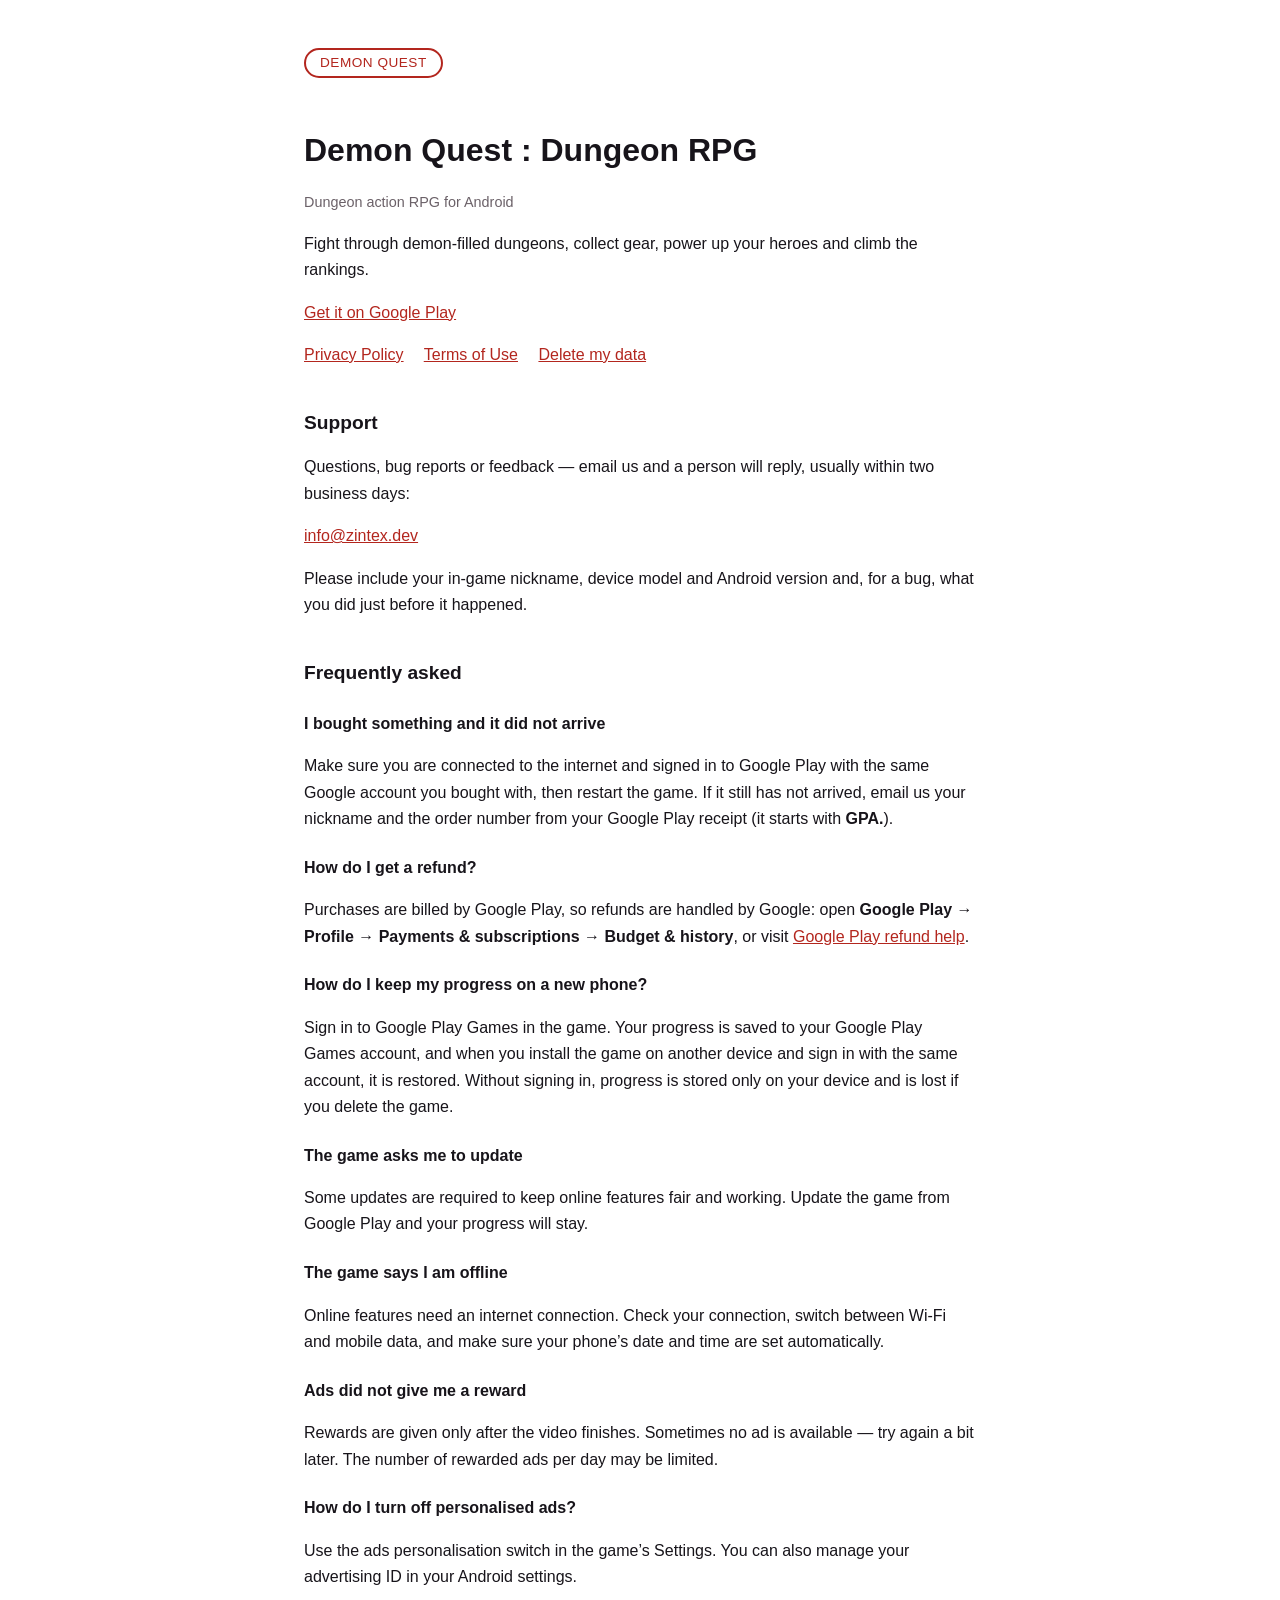
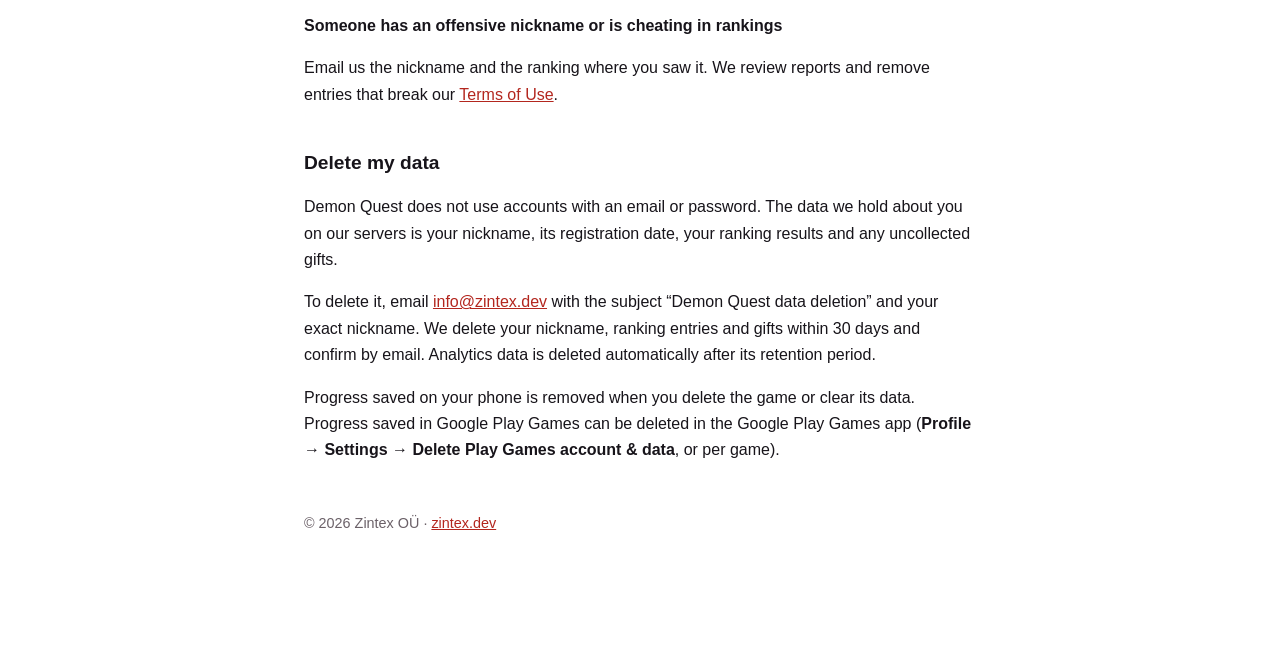
<file: index.html>
<!doctype html>
<html lang="en">
<head>
<meta charset="utf-8">
<meta name="viewport" content="width=device-width, initial-scale=1">
<title>Demon Quest — Support</title>
<meta name="description" content="Support, FAQ and legal information for Demon Quest : Dungeon RPG.">
<link rel="stylesheet" href="style.css">
</head>
<body>
<div class="badge">DEMON QUEST</div>
<h1>Demon Quest : Dungeon RPG</h1>
<p class="muted">Dungeon action RPG for Android</p>
<p>Fight through demon-filled dungeons, collect gear, power up your heroes and climb the rankings.</p>
<p><a href="https://play.google.com/store/apps/details?id=com.victorygames.demonz">Get it on Google Play</a></p>
<nav class="links"><a href="privacy.html">Privacy Policy</a> <a href="terms.html">Terms of Use</a> <a href="#delete-data">Delete my data</a></nav>

<h2>Support</h2>
<p>Questions, bug reports or feedback — email us and a person will reply, usually within two business days:</p>
<p><a href="mailto:info@zintex.dev?subject=Demon%20Quest">info@zintex.dev</a></p>
<p>Please include your in-game nickname, device model and Android version and, for a bug, what you did just before it happened.</p>

<h2>Frequently asked</h2>

<h3>I bought something and it did not arrive</h3>
<p>Make sure you are connected to the internet and signed in to Google Play with the same Google account you bought with, then restart the game. If it still has not arrived, email us your nickname and the order number from your Google Play receipt (it starts with <strong>GPA.</strong>).</p>

<h3>How do I get a refund?</h3>
<p>Purchases are billed by Google Play, so refunds are handled by Google: open <strong>Google Play → Profile → Payments &amp; subscriptions → Budget &amp; history</strong>, or visit <a href="https://support.google.com/googleplay/answer/2479637">Google Play refund help</a>.</p>

<h3>How do I keep my progress on a new phone?</h3>
<p>Sign in to Google Play Games in the game. Your progress is saved to your Google Play Games account, and when you install the game on another device and sign in with the same account, it is restored. Without signing in, progress is stored only on your device and is lost if you delete the game.</p>

<h3>The game asks me to update</h3>
<p>Some updates are required to keep online features fair and working. Update the game from Google Play and your progress will stay.</p>

<h3>The game says I am offline</h3>
<p>Online features need an internet connection. Check your connection, switch between Wi-Fi and mobile data, and make sure your phone’s date and time are set automatically.</p>

<h3>Ads did not give me a reward</h3>
<p>Rewards are given only after the video finishes. Sometimes no ad is available — try again a bit later. The number of rewarded ads per day may be limited.</p>

<h3>How do I turn off personalised ads?</h3>
<p>Use the ads personalisation switch in the game’s Settings. You can also manage your advertising ID in your Android settings.</p>

<h3>Someone has an offensive nickname or is cheating in rankings</h3>
<p>Email us the nickname and the ranking where you saw it. We review reports and remove entries that break our <a href="terms.html">Terms of Use</a>.</p>

<h2 id="delete-data">Delete my data</h2>
<p>Demon Quest does not use accounts with an email or password. The data we hold about you on our servers is your nickname, its registration date, your ranking results and any uncollected gifts.</p>
<p>To delete it, email <a href="mailto:info@zintex.dev?subject=Demon%20Quest%20data%20deletion">info@zintex.dev</a> with the subject “Demon Quest data deletion” and your exact nickname. We delete your nickname, ranking entries and gifts within 30 days and confirm by email. Analytics data is deleted automatically after its retention period.</p>
<p>Progress saved on your phone is removed when you delete the game or clear its data. Progress saved in Google Play Games can be deleted in the Google Play Games app (<strong>Profile → Settings → Delete Play Games account &amp; data</strong>, or per game).</p>

<p class="muted" style="margin-top:48px">© 2026 Zintex OÜ · <a href="https://zintex.dev">zintex.dev</a></p>
</body>
</html>
</file>
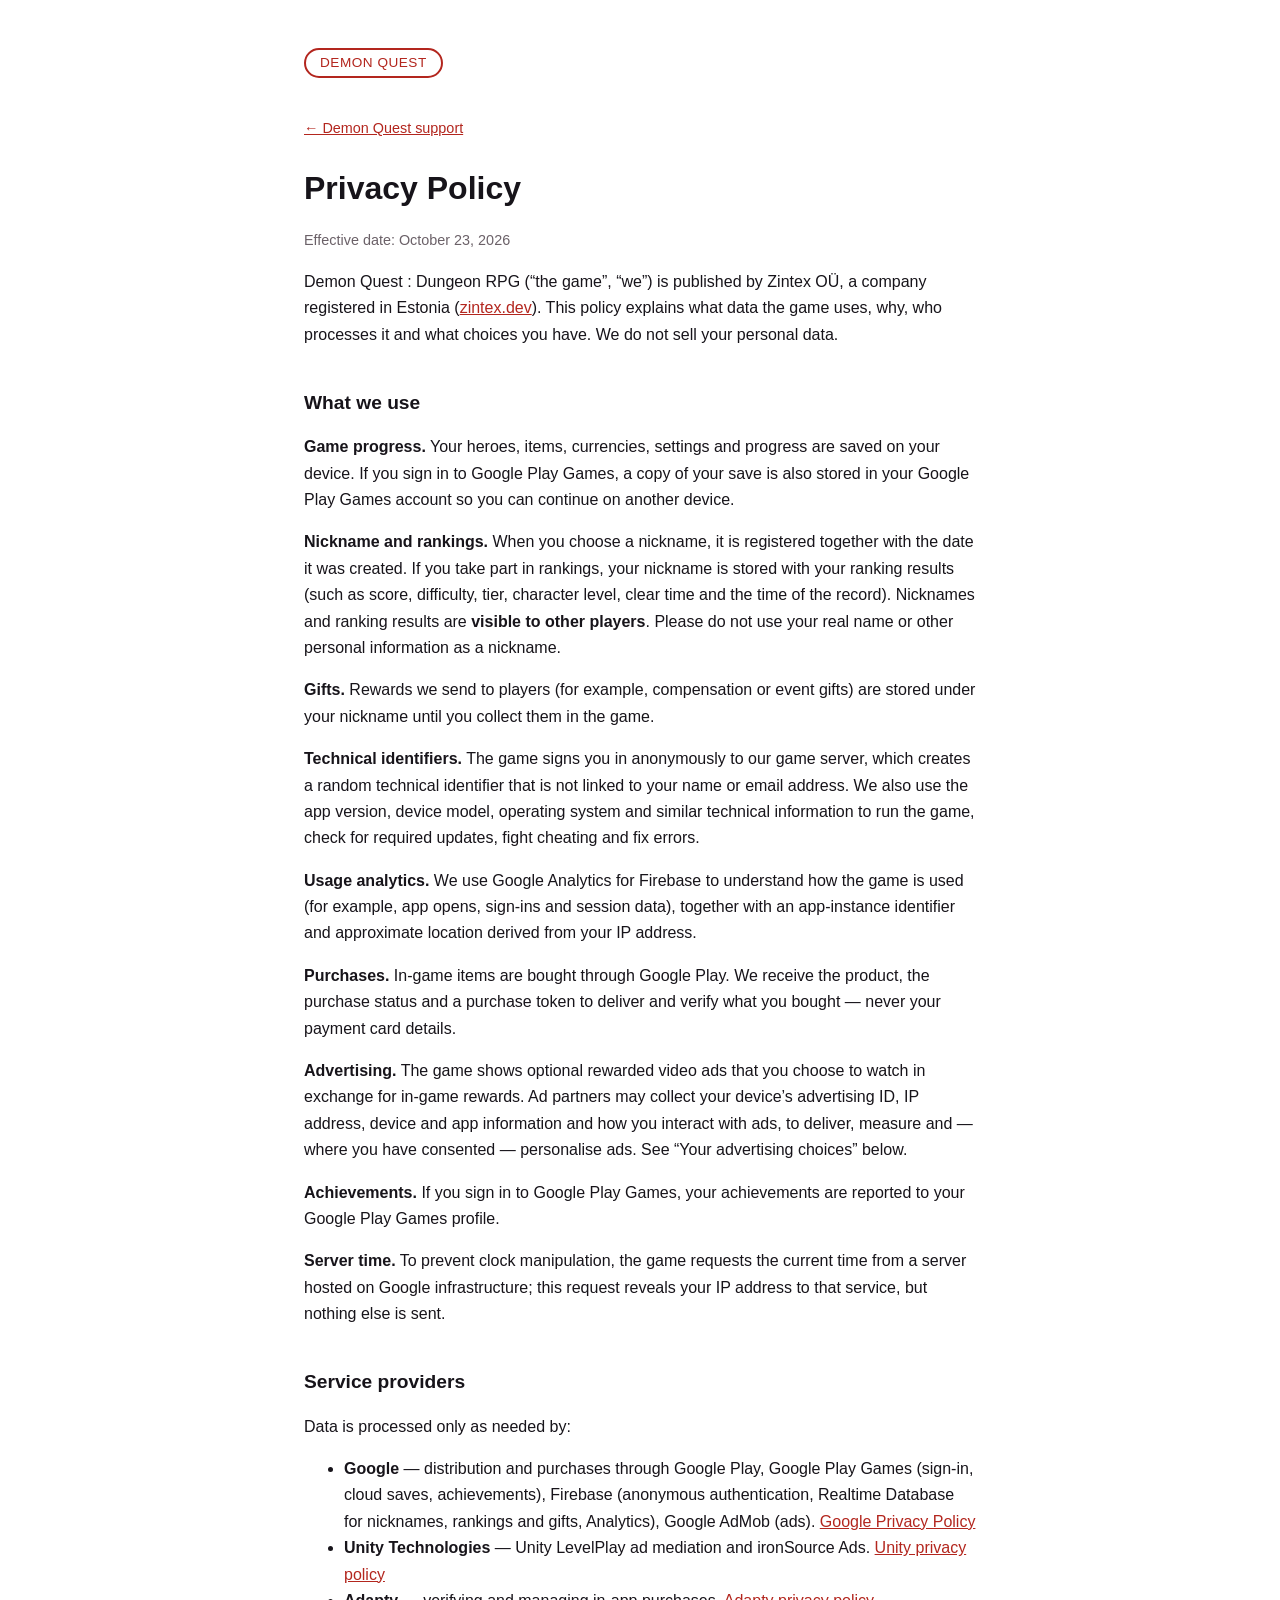
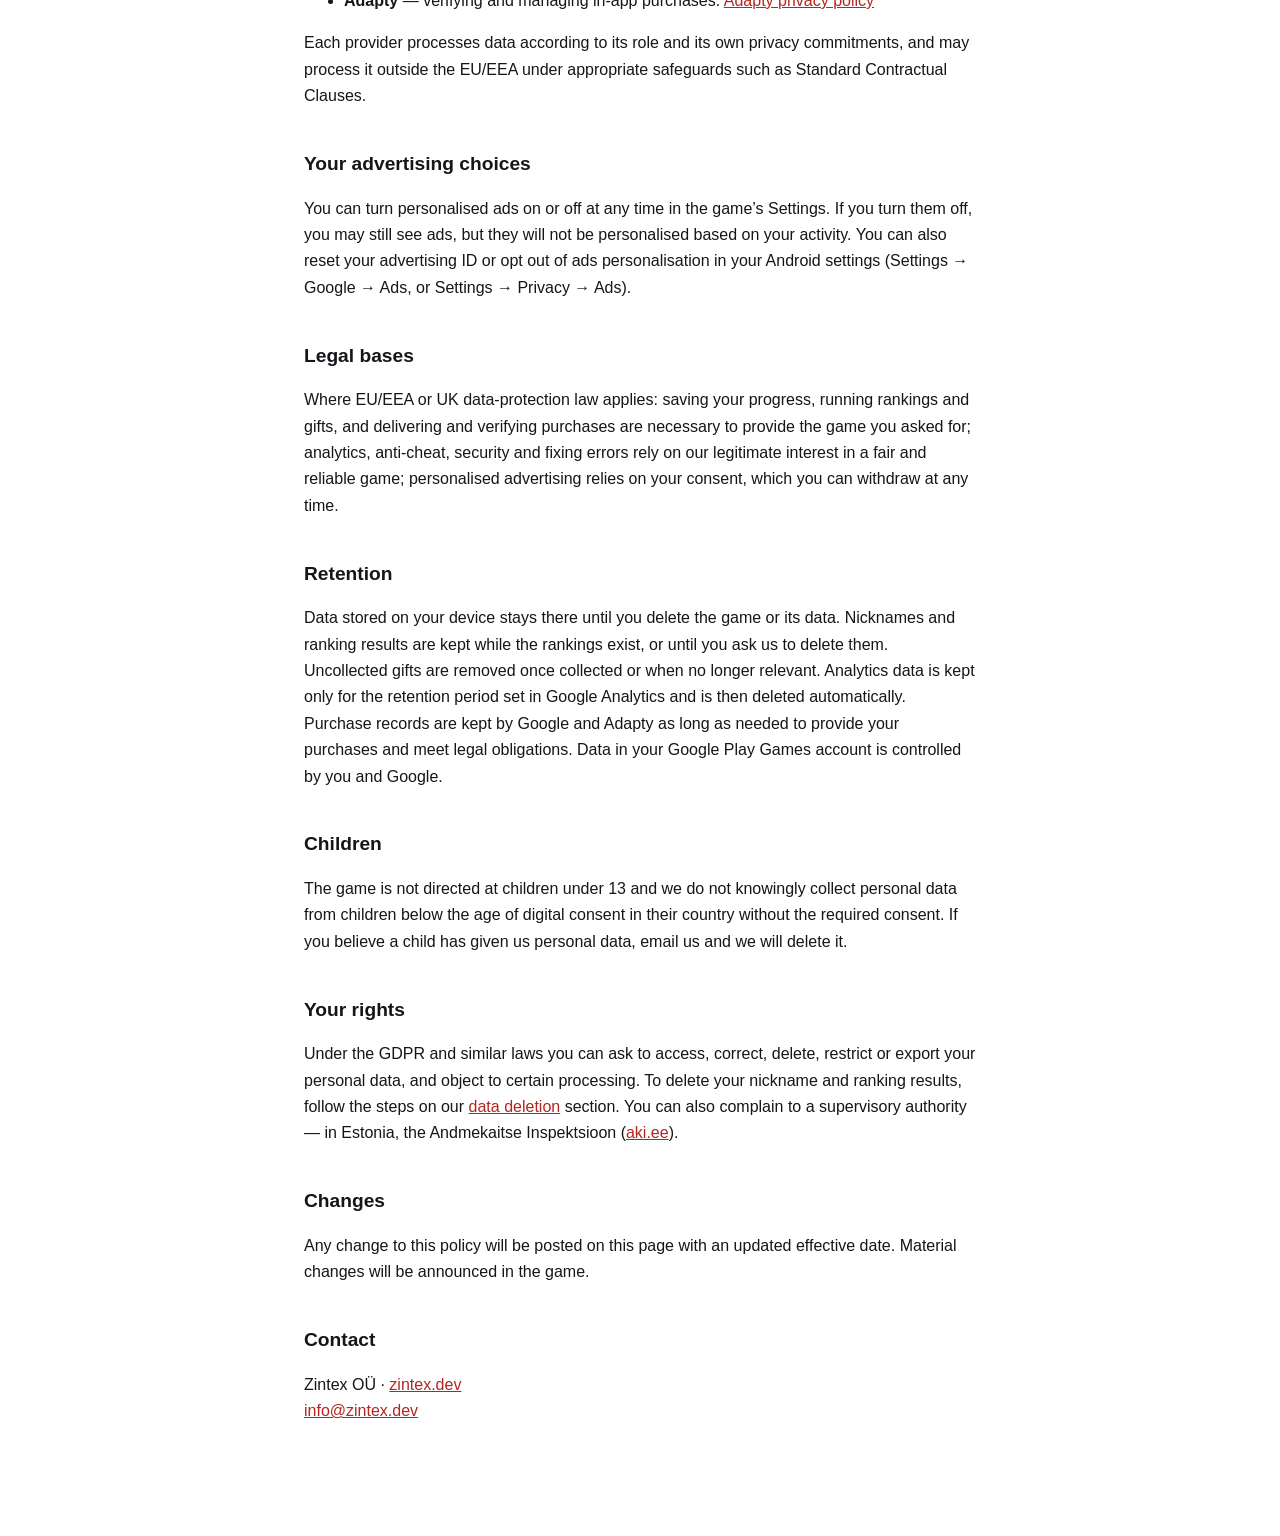
<file: privacy.html>
<!doctype html>
<html lang="en">
<head>
<meta charset="utf-8">
<meta name="viewport" content="width=device-width, initial-scale=1">
<title>Demon Quest — Privacy Policy</title>
<link rel="stylesheet" href="style.css">
</head>
<body>
<div class="badge">DEMON QUEST</div>
<p class="muted"><a href="index.html">← Demon Quest support</a></p>
<h1>Privacy Policy</h1>
<p class="muted">Effective date: October 23, 2026</p>

<p>Demon Quest : Dungeon RPG (“the game”, “we”) is published by Zintex OÜ, a company registered in Estonia (<a href="https://zintex.dev">zintex.dev</a>). This policy explains what data the game uses, why, who processes it and what choices you have. We do not sell your personal data.</p>

<h2>What we use</h2>
<p><strong>Game progress.</strong> Your heroes, items, currencies, settings and progress are saved on your device. If you sign in to Google Play Games, a copy of your save is also stored in your Google Play Games account so you can continue on another device.</p>
<p><strong>Nickname and rankings.</strong> When you choose a nickname, it is registered together with the date it was created. If you take part in rankings, your nickname is stored with your ranking results (such as score, difficulty, tier, character level, clear time and the time of the record). Nicknames and ranking results are <strong>visible to other players</strong>. Please do not use your real name or other personal information as a nickname.</p>
<p><strong>Gifts.</strong> Rewards we send to players (for example, compensation or event gifts) are stored under your nickname until you collect them in the game.</p>
<p><strong>Technical identifiers.</strong> The game signs you in anonymously to our game server, which creates a random technical identifier that is not linked to your name or email address. We also use the app version, device model, operating system and similar technical information to run the game, check for required updates, fight cheating and fix errors.</p>
<p><strong>Usage analytics.</strong> We use Google Analytics for Firebase to understand how the game is used (for example, app opens, sign-ins and session data), together with an app-instance identifier and approximate location derived from your IP address.</p>
<p><strong>Purchases.</strong> In-game items are bought through Google Play. We receive the product, the purchase status and a purchase token to deliver and verify what you bought — never your payment card details.</p>
<p><strong>Advertising.</strong> The game shows optional rewarded video ads that you choose to watch in exchange for in-game rewards. Ad partners may collect your device’s advertising ID, IP address, device and app information and how you interact with ads, to deliver, measure and — where you have consented — personalise ads. See “Your advertising choices” below.</p>
<p><strong>Achievements.</strong> If you sign in to Google Play Games, your achievements are reported to your Google Play Games profile.</p>
<p><strong>Server time.</strong> To prevent clock manipulation, the game requests the current time from a server hosted on Google infrastructure; this request reveals your IP address to that service, but nothing else is sent.</p>

<h2>Service providers</h2>
<p>Data is processed only as needed by:</p>
<ul>
<li><strong>Google</strong> — distribution and purchases through Google Play, Google Play Games (sign-in, cloud saves, achievements), Firebase (anonymous authentication, Realtime Database for nicknames, rankings and gifts, Analytics), Google AdMob (ads). <a href="https://policies.google.com/privacy">Google Privacy Policy</a></li>
<li><strong>Unity Technologies</strong> — Unity LevelPlay ad mediation and ironSource Ads. <a href="https://unity.com/legal/game-player-and-app-user-privacy-policy">Unity privacy policy</a></li>
<li><strong>Adapty</strong> — verifying and managing in-app purchases. <a href="https://adapty.io/privacy/">Adapty privacy policy</a></li>
</ul>
<p>Each provider processes data according to its role and its own privacy commitments, and may process it outside the EU/EEA under appropriate safeguards such as Standard Contractual Clauses.</p>

<h2>Your advertising choices</h2>
<p>You can turn personalised ads on or off at any time in the game’s Settings. If you turn them off, you may still see ads, but they will not be personalised based on your activity. You can also reset your advertising ID or opt out of ads personalisation in your Android settings (Settings → Google → Ads, or Settings → Privacy → Ads).</p>

<h2>Legal bases</h2>
<p>Where EU/EEA or UK data-protection law applies: saving your progress, running rankings and gifts, and delivering and verifying purchases are necessary to provide the game you asked for; analytics, anti-cheat, security and fixing errors rely on our legitimate interest in a fair and reliable game; personalised advertising relies on your consent, which you can withdraw at any time.</p>

<h2>Retention</h2>
<p>Data stored on your device stays there until you delete the game or its data. Nicknames and ranking results are kept while the rankings exist, or until you ask us to delete them. Uncollected gifts are removed once collected or when no longer relevant. Analytics data is kept only for the retention period set in Google Analytics and is then deleted automatically. Purchase records are kept by Google and Adapty as long as needed to provide your purchases and meet legal obligations. Data in your Google Play Games account is controlled by you and Google.</p>

<h2>Children</h2>
<p>The game is not directed at children under 13 and we do not knowingly collect personal data from children below the age of digital consent in their country without the required consent. If you believe a child has given us personal data, email us and we will delete it.</p>

<h2>Your rights</h2>
<p>Under the GDPR and similar laws you can ask to access, correct, delete, restrict or export your personal data, and object to certain processing. To delete your nickname and ranking results, follow the steps on our <a href="index.html#delete-data">data deletion</a> section. You can also complain to a supervisory authority — in Estonia, the Andmekaitse Inspektsioon (<a href="https://www.aki.ee">aki.ee</a>).</p>

<h2>Changes</h2>
<p>Any change to this policy will be posted on this page with an updated effective date. Material changes will be announced in the game.</p>

<h2>Contact</h2>
<p>Zintex OÜ · <a href="https://zintex.dev">zintex.dev</a><br>
<a href="mailto:info@zintex.dev">info@zintex.dev</a></p>
</body>
</html>
</file>
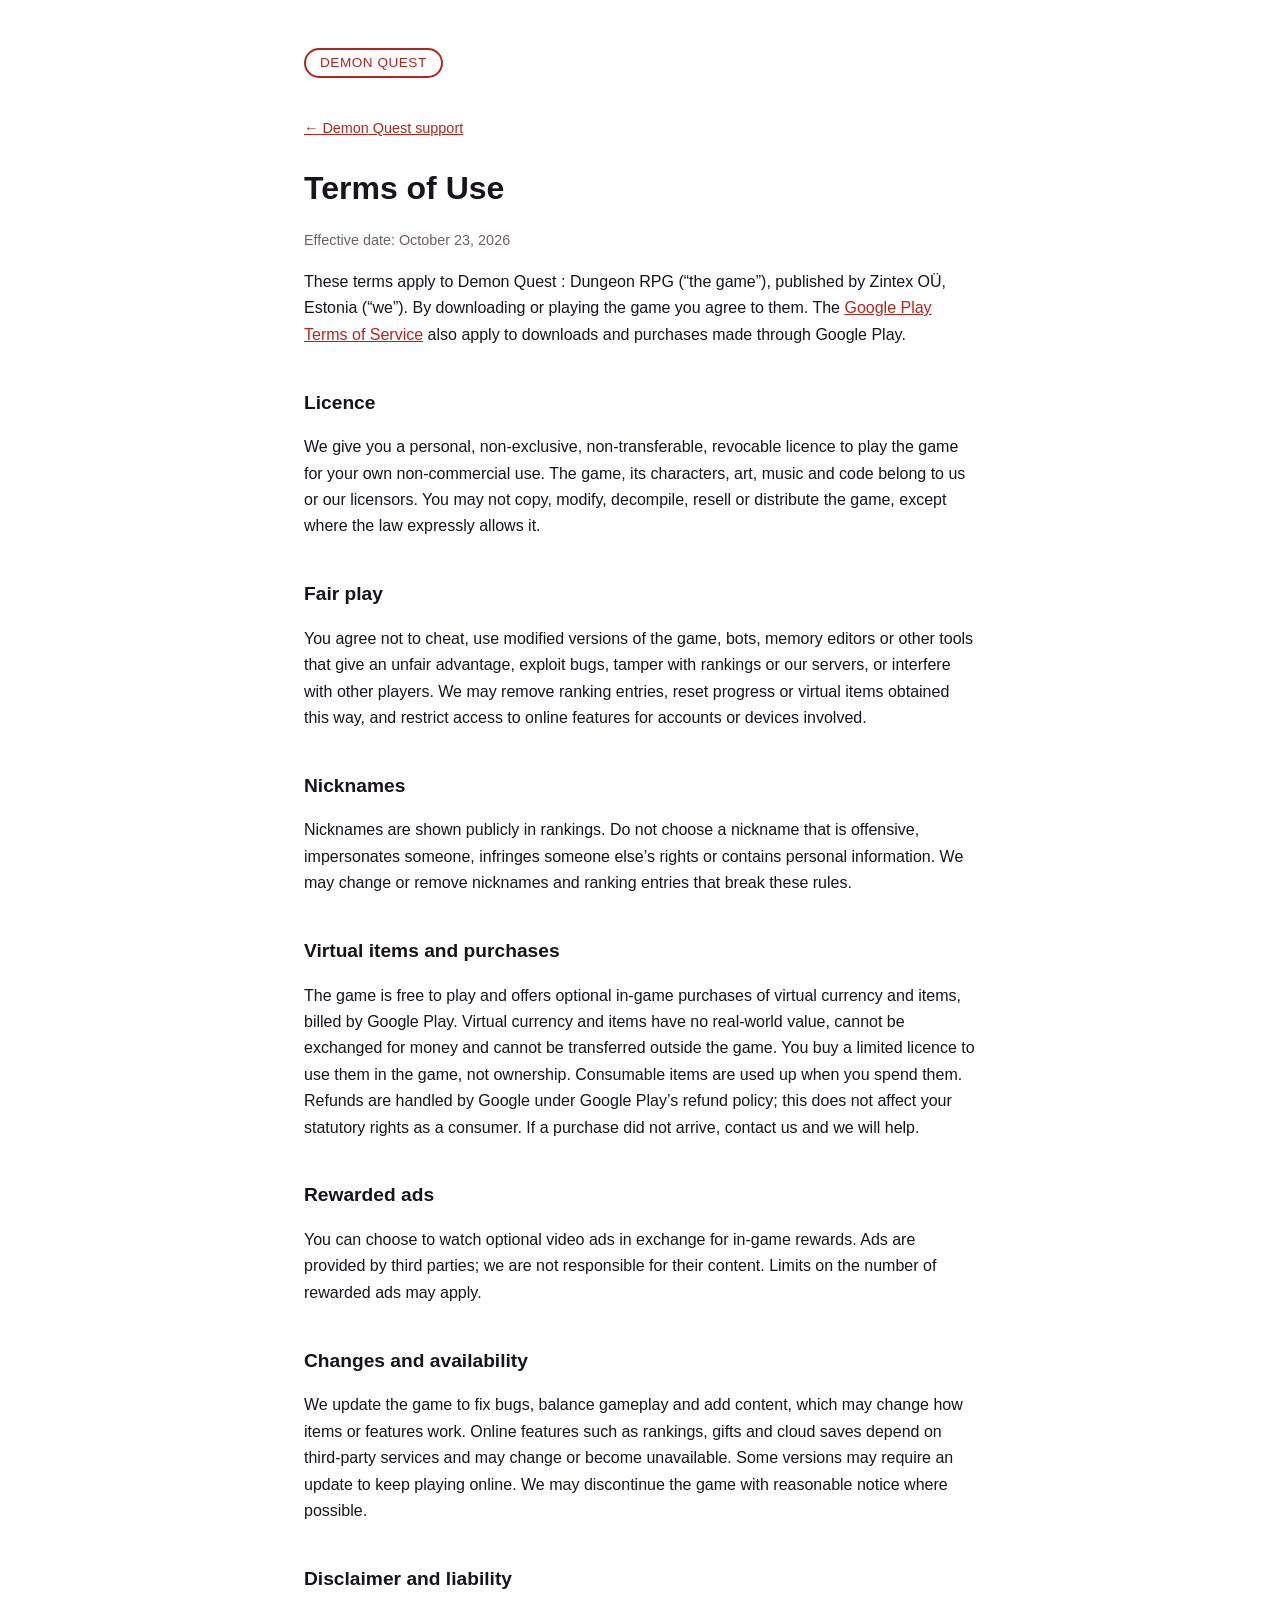
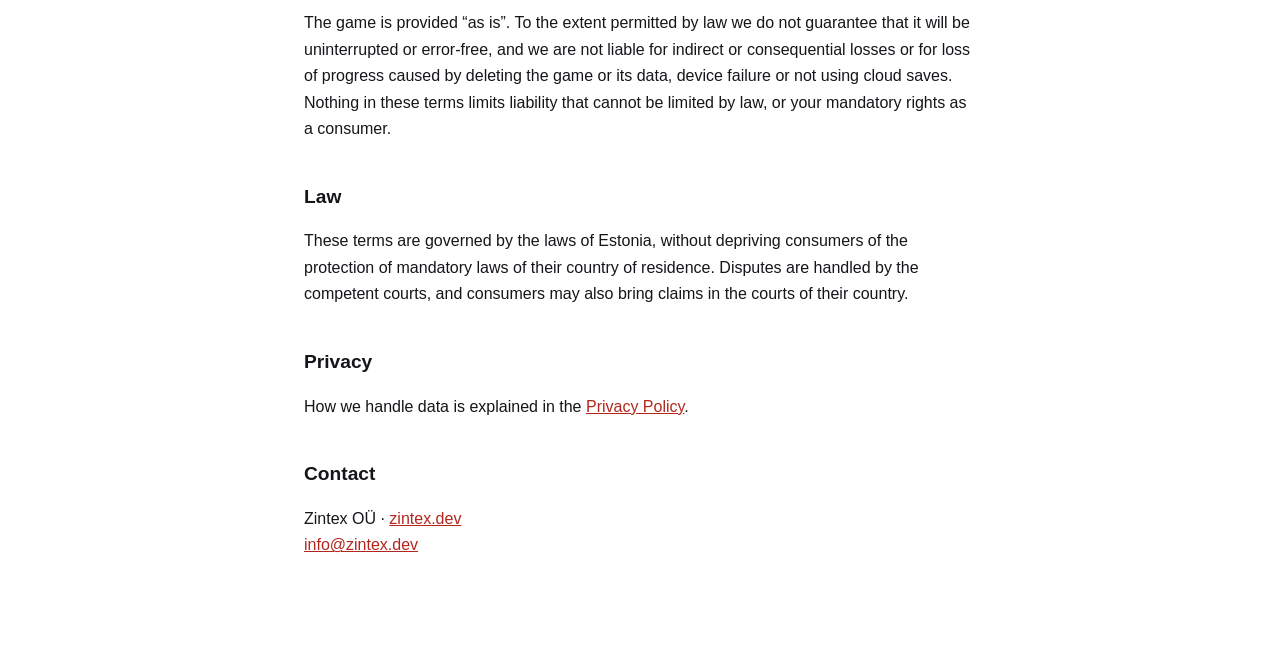
<file: terms.html>
<!doctype html>
<html lang="en">
<head>
<meta charset="utf-8">
<meta name="viewport" content="width=device-width, initial-scale=1">
<title>Demon Quest — Terms of Use</title>
<link rel="stylesheet" href="style.css">
</head>
<body>
<div class="badge">DEMON QUEST</div>
<p class="muted"><a href="index.html">← Demon Quest support</a></p>
<h1>Terms of Use</h1>
<p class="muted">Effective date: October 23, 2026</p>

<p>These terms apply to Demon Quest : Dungeon RPG (“the game”), published by Zintex OÜ, Estonia (“we”). By downloading or playing the game you agree to them. The <a href="https://play.google.com/about/play-terms/">Google Play Terms of Service</a> also apply to downloads and purchases made through Google Play.</p>

<h2>Licence</h2>
<p>We give you a personal, non-exclusive, non-transferable, revocable licence to play the game for your own non-commercial use. The game, its characters, art, music and code belong to us or our licensors. You may not copy, modify, decompile, resell or distribute the game, except where the law expressly allows it.</p>

<h2>Fair play</h2>
<p>You agree not to cheat, use modified versions of the game, bots, memory editors or other tools that give an unfair advantage, exploit bugs, tamper with rankings or our servers, or interfere with other players. We may remove ranking entries, reset progress or virtual items obtained this way, and restrict access to online features for accounts or devices involved.</p>

<h2>Nicknames</h2>
<p>Nicknames are shown publicly in rankings. Do not choose a nickname that is offensive, impersonates someone, infringes someone else’s rights or contains personal information. We may change or remove nicknames and ranking entries that break these rules.</p>

<h2>Virtual items and purchases</h2>
<p>The game is free to play and offers optional in-game purchases of virtual currency and items, billed by Google Play. Virtual currency and items have no real-world value, cannot be exchanged for money and cannot be transferred outside the game. You buy a limited licence to use them in the game, not ownership. Consumable items are used up when you spend them. Refunds are handled by Google under Google Play’s refund policy; this does not affect your statutory rights as a consumer. If a purchase did not arrive, contact us and we will help.</p>

<h2>Rewarded ads</h2>
<p>You can choose to watch optional video ads in exchange for in-game rewards. Ads are provided by third parties; we are not responsible for their content. Limits on the number of rewarded ads may apply.</p>

<h2>Changes and availability</h2>
<p>We update the game to fix bugs, balance gameplay and add content, which may change how items or features work. Online features such as rankings, gifts and cloud saves depend on third-party services and may change or become unavailable. Some versions may require an update to keep playing online. We may discontinue the game with reasonable notice where possible.</p>

<h2>Disclaimer and liability</h2>
<p>The game is provided “as is”. To the extent permitted by law we do not guarantee that it will be uninterrupted or error-free, and we are not liable for indirect or consequential losses or for loss of progress caused by deleting the game or its data, device failure or not using cloud saves. Nothing in these terms limits liability that cannot be limited by law, or your mandatory rights as a consumer.</p>

<h2>Law</h2>
<p>These terms are governed by the laws of Estonia, without depriving consumers of the protection of mandatory laws of their country of residence. Disputes are handled by the competent courts, and consumers may also bring claims in the courts of their country.</p>

<h2>Privacy</h2>
<p>How we handle data is explained in the <a href="privacy.html">Privacy Policy</a>.</p>

<h2>Contact</h2>
<p>Zintex OÜ · <a href="https://zintex.dev">zintex.dev</a><br>
<a href="mailto:info@zintex.dev">info@zintex.dev</a></p>
</body>
</html>
</file>
<file: style.css>
:root { color-scheme: light dark; }
* { box-sizing: border-box; }
body {
  font-family: -apple-system, BlinkMacSystemFont, 'Segoe UI', Roboto, Helvetica, Arial, sans-serif;
  background: #ffffff; color: #17141a;
  max-width: 720px; margin: 0 auto; padding: 48px 24px 96px;
  line-height: 1.65;
}
@media (prefers-color-scheme: dark) {
  body { background: #0f0b0d; color: #f3eef0; }
  a { color: #ff6b6b; }
  .muted { color: #9a8f95; }
  .badge { border-color: #d63a3a; color: #ff6b6b; }
}
h1 { font-size: 2rem; margin-bottom: 0.2em; }
h2 { font-size: 1.2rem; margin-top: 2em; }
h3 { font-size: 1rem; margin-top: 1.4em; }
a { color: #b3261e; }
.muted { color: #6b6168; font-size: 0.9rem; }
.badge {
  display: inline-block; border: 2px solid #b3261e; color: #b3261e;
  border-radius: 999px; padding: 2px 14px; font-size: 0.85rem;
  letter-spacing: 0.5px; margin-bottom: 24px;
}
nav.links a { margin-right: 16px; }
</file>
